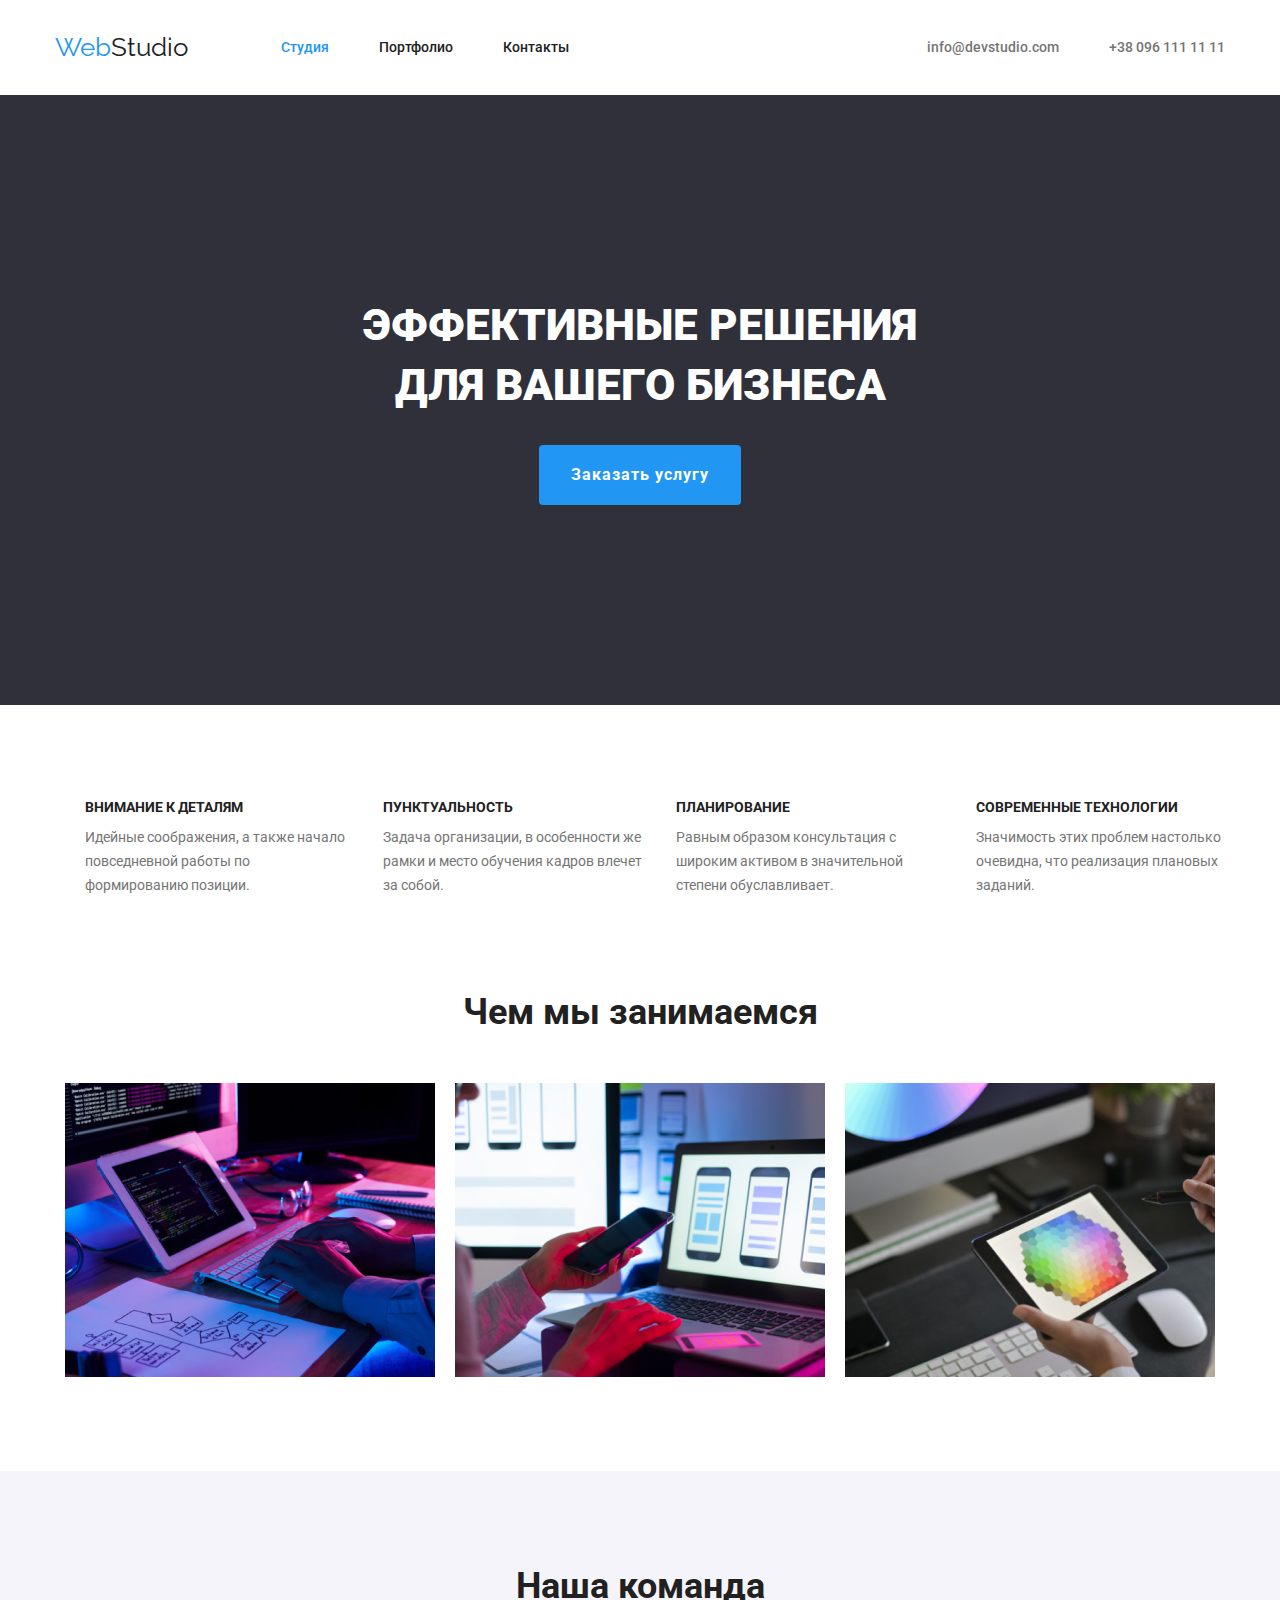
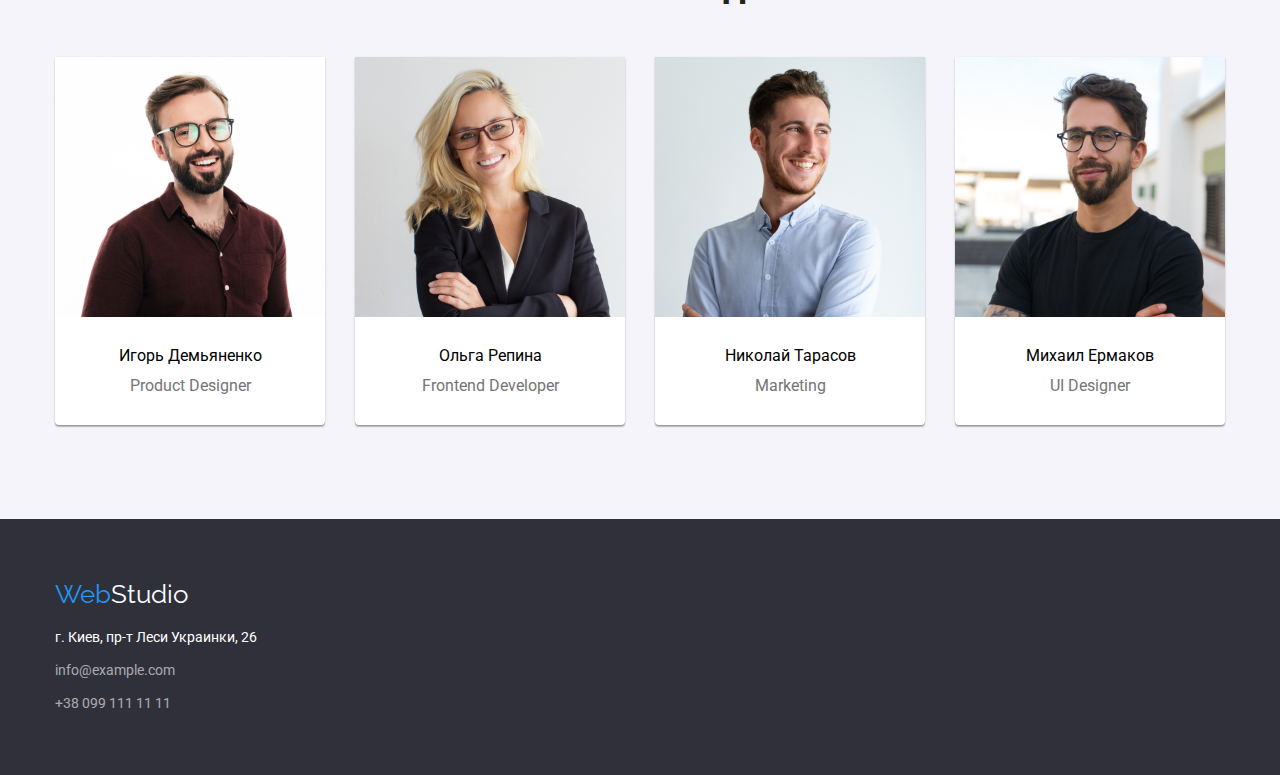
<file: index.html>
<!DOCTYPE html>
<html lang="ru">

<head>
    <meta charset="UTF-8">
    <meta name="viewport" content="width=device-width, initial-scale=1.0">
    <title>WebStudio</title>
    <link rel="stylesheet" href="./css/modern-normalize.css">
    <link rel="preconnect" href="https://fonts.gstatic.com">
    <link
        href="https://fonts.googleapis.com/css2?family=Raleway:wght@700&family=Roboto:wght@400;500;700;900&display=swap"
        rel="stylesheet">
    <link rel="stylesheet" href="./css/style.css">
    <!-- <link rel="stylesheet" href="./css/variables.css"> -->
</head>

<body>
    <header class="page-header">
        <!-- navigation -->
        <div class="container">
        <nav class="header-nav">
            <a href="./index.html" class="logo"><span class="logo-web">Web</span><span
                    class="logo-studio">Studio</span></a>
            <ul class="navigation">
                <li class="nav-item">
                    <a href="./index.html" class="link current">Студия</a>
                </li>
                <li class="nav-item">
                    <a href="./portfolio.html" class="link">Портфолио</a>
                </li>
                <li class="nav-item">
                    <a href="#contacts" class="link">Контакты</a>
                </li>
            </ul>
        <!-- adress -->
        <ul class="header-adress">
            <li class="adress-item">
               <a href="mailto:info@devstudio.com" class="adress">info@devstudio.com</a>
            </li>
            <li class="adress-item">
               <a href="tel:+380961111111" class="adress">+38 096 111 11 11</a>
            </li>
        </ul>
        </nav>
        </div>
    </header>
    <main>
        <!-- hero -->
        <section class="hero">
         <div class="container">
            <h1 class="hero-title">Эффективные решения <br> для вашего бизнеса</h1>
            <button class="hero-btn">Заказать услугу</button> 
         </div>
        </section>
        <!-- feature -->
        <section class="feature">
         <div class="container">
            <ul class="feature-list">
                <li class="feature-item">
                    <h3 class="feature-title">Внимание к деталям</h3>
                    <p class="feature-text">Идейные соображения, а также начало повседневной работы по формированию позиции.</p>
                </li>
                <li class="feature-item">
                    <h3 class="feature-title">Пунктуальность</h3>
                    <p class="feature-text">Задача организации, в особенности же рамки и место обучения кадров влечет за собой.</p>
                </li>
                <li class="feature-item">
                    <h3 class="feature-title">Планирование</h3>
                    <p class="feature-text">Равным образом консультация с широким активом в значительной степени обуславливает.</p>
                </li>
                <li class="feature-item">
                    <h3 class="feature-title">Современные технологии</h3>
                    <p class="feature-text">Значимость этих проблем настолько очевидна, что реализация плановых заданий.
                    </p>
                </li>
            </ul>
         </div>
        </section>
        <!-- visual -->
        <section class="visual">
         <div class="container">
            <h2 class="visual-tittle">Чем мы занимаемся</h2>
            <ul class="visual-list">
                <li class="visual-item">
                    <img class="visual-img" src="./img/img.jpg" alt="img" width="370" height="294">
                </li>
                <li>
                    <img class="visual-img" src="./img/img_1.jpg" alt="img(1)" width="370" height="294">
                </li>
                <li>
                    <img class="visual-img" src="./img/img_2.jpg" alt="img(2)" width="370" height="294">
                </li>
            </ul>
         </div>
        </section>
        <!-- team -->
        <section>
            <div class="team">
            <h2 class="team-tittle">Наша команда</h2>
            <ul class="team-list">
                <li class="team-item">
                    <img src="./img/img_3.jpg" alt="img(3)" width="270" height="260">
                    <div class="team-item-text">
                    <h3 class="team-item-name">Игорь Демьяненко</h3>
                    <p class="team-item-position">Product Designer</p>
                    </div>
                </li>
                <li class="team-item">
                    <img src="./img/img_4.jpg" alt="img(4)" width="270" height="260">
                    <div class="team-item-text">
                    <h3 class="team-item-name">Ольга Репина</h3>
                    <p class="team-item-position">Frontend Developer</p>
                    </div>
                </li>
                <li class="team-item">
                    <img src="./img/img_5.jpg" alt="img(5)" width="270" height="260">
                    <div class="team-item-text">
                    <h3 class="team-item-name">Николай Тарасов</h3>
                    <p class="team-item-position">Marketing</p>
                    </div>
                </li>
                <li class="team-item">
                    <img src="./img/img_6.jpg" alt="img(6)" width="270" height="260">
                    <div class="team-item-text">
                    <h3 class="team-item-name">Михаил Ермаков</h3>
                    <p class="team-item-position">UI Designer</p>
                    </div>
                </li>
            </ul>
            </div>
        </section>
    </main>
    <!-- contacts -->
    <footer class="footer">
        <div class="container">
        <a href="./index.html" class="logo-footer"><span class="logo-web">Web</span><span
                class="logo-studio-footer">Studio</span></a>
        <address class="footer-contacts" id="contacts">
            <a href="#" class="contacts-location">г. Киев, пр-т Леси Украинки, 26</a>
            <a href="mailto:info@example.com" class="contacts">info@example.com</a>
            <a href="tell:+380991111111" class="contacts">+38 099 111 11 11</a>
        </address>
        </div>
    </footer>
</body>

</html>
</file>
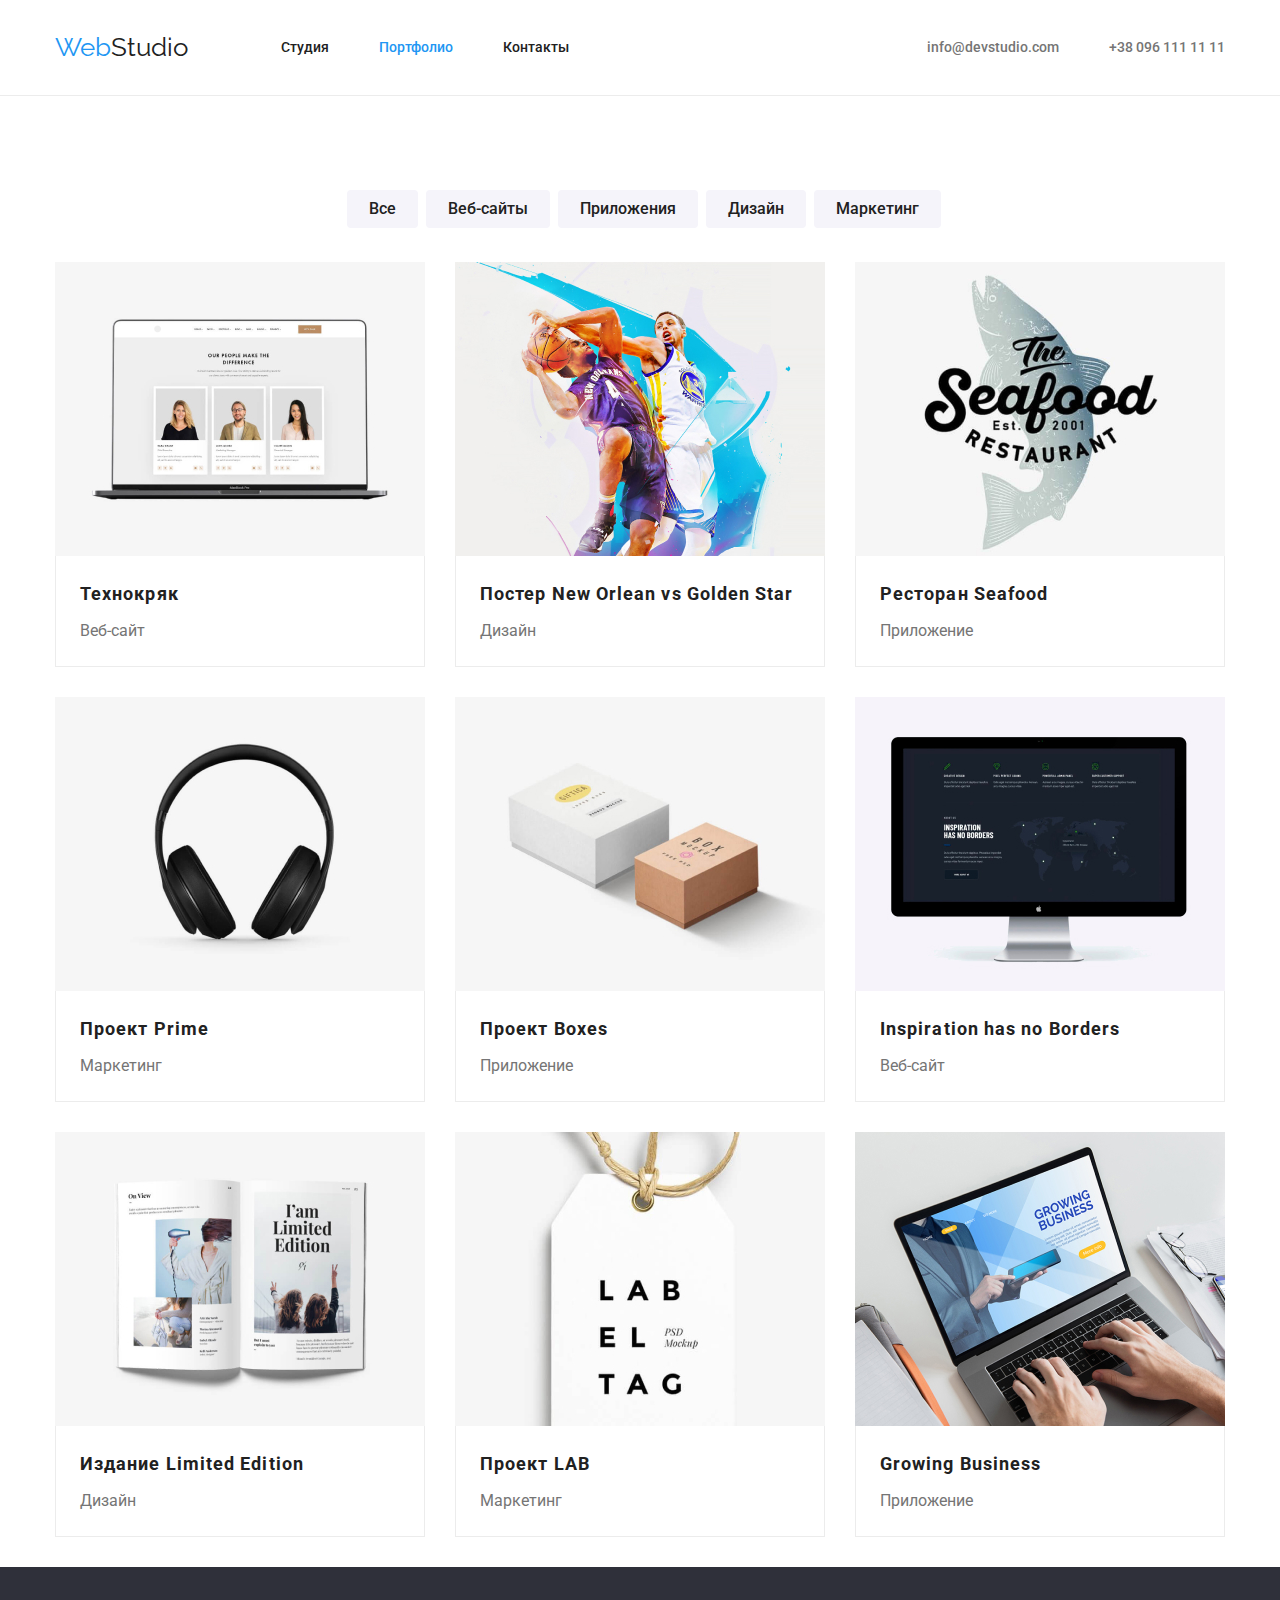
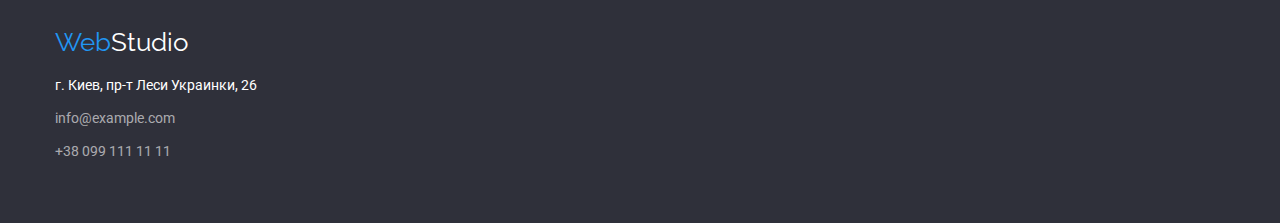
<file: portfolio.html>
<!DOCTYPE html>
<html lang="en">
<head>
    <meta charset="UTF-8">
    <meta name="viewport" content="width=device-width, initial-scale=1.0">
    <title>WebStudio</title>
    <link rel="stylesheet" href="./css/modern-normalize.css">
    <link rel="preconnect" href="https://fonts.gstatic.com">
    <link href="https://fonts.googleapis.com/css2?family=Raleway:wght@700&family=Roboto:wght@400;500;700;900&display=swap"
        rel="stylesheet">
    <link rel="stylesheet" href="./css/style.css">
    <!-- <link rel="stylesheet" href="./css/variables.css"> -->
</head>
<body>
    <header class="page-header-portfolio">
        <!-- navigation -->
        <div class="container">
            <nav class="header-nav">
                <a href="./index.html" class="logo"><span class="logo-web">Web</span><span
                        class="logo-studio">Studio</span></a>
                <ul class="navigation">
                    <li class="nav-item">
                        <a href="./index.html" class="link">Студия</a>
                    </li>
                    <li class="nav-item">
                        <a href="./portfolio.html" class="link current">Портфолио</a>
                    </li>
                    <li class="nav-item">
                        <a href="#contacts" class="link">Контакты</a>
                    </li>
                </ul>
                <!-- adress -->
                <ul class="header-adress">
                    <li class="adress-item">
                        <a href="mailto:info@devstudio.com" class="adress">info@devstudio.com</a>
                    </li>
                    <li class="adress-item">
                        <a href="tel:+380961111111" class="adress">+38 096 111 11 11</a>
                    </li>
                </ul>
            </nav>
        </div>
    </header>
    <main>
        <section class="portfolio">
            <div class="container">
            <h1 class="visual-hidden">portfolio</h1>
            <!-- buttons -->
            <ul class="button-list">
                <li class="button-item">
                  <button class="button">Все</button>
                </li>
                <li class="button-item">
                  <button class="button">Веб-сайты</button>
                </li>
                <li class="button-item">
                  <button class="button">Приложения</button>
                </li>
                <li class="button-item">
                  <button class="button">Дизайн</button>
                </li>
                <li class="button-item">
                  <button class="button">Маркетинг</button>
                </li>
            </ul>
            </div>
            <!-- projects -->
            <ul class="project-list">
                <li class="project-item">
                    <img class="project-img" src="./img/img_7.jpg" alt="img(7)" width="370" height="294">
                    <div class="project-wrapper">
                    <h3 class="projects-title">Технокряк</h3>
                    <p class="projects-text">Веб-сайт</p>
                    </div>
                </li>
                <li class="project-item">
                    <img class="project-img" src="./img/img_8.jpg" alt="img(8)" width="370" height="294">
                    <div class="project-wrapper">
                    <h3 class="projects-title">Постер New Orlean vs Golden Star</h3>
                    <p class="projects-text">Дизайн</p>
                    </div>
                </li>
                <li class="project-item">
                    <img class="project-img" src="./img/img_9.jpg" alt="img(9)" width="370" height="294">
                    <div class="project-wrapper">
                    <h3 class="projects-title">Ресторан Seafood</h3>
                    <p class="projects-text">Приложение</p>
                    </div>
                </li>
                <li class="project-item">
                    <img class="project-img" src="./img/img_10.jpg" alt="img(10)" width="370" height="294">
                    <div class="project-wrapper">
                    <h3 class="projects-title">Проект Prime</h3>
                    <p class="projects-text">Маркетинг</p>
                    </div>
                </li>
                <li class="project-item">
                    <img class="project-img" src="./img/img_11.jpg" alt="img(11)" width="370" height="294">
                    <div class="project-wrapper">
                    <h3 class="projects-title">Проект Boxes</h3>
                    <p class="projects-text">Приложение</p>
                    </div>
                </li>
                <li class="project-item">
                    <img class="project-img" src="./img/img_12.jpg" alt="img(12)" width="370" height="294">
                    <div class="project-wrapper">
                    <h3 class="projects-title">Inspiration has no Borders</h3>
                    <p class="projects-text">Веб-сайт</p>
                    </div>
                </li>
                <li class="project-item">
                    <img class="project-img" src="./img/img_13.jpg" alt="img(13)" width="370" height="294">
                    <div class="project-wrapper">
                    <h3 class="projects-title">Издание Limited Edition</h3>
                    <p class="projects-text">Дизайн</p>
                    </div>
                </li>
                <li class="project-item">
                    <img class="project-img" src="./img/img_14.jpg" alt="img(14)" width="370" height="294">
                    <div class="project-wrapper">
                    <h3 class="projects-title">Проект LAB</h3>
                    <p class="projects-text">Маркетинг</p>
                    </div>
                </li>
                <li class="project-item">
                    <img class="project-img" src="./img/img_15.jpg" alt="img(15)" width="370" height="294">
                    <div class="project-wrapper">
                    <h3 class="projects-title">Growing Business</h3>
                    <p class="projects-text">Приложение</p>
                    </div>
                </li>
            </ul>
        </section>
    </main>
    <!-- contscts -->
    <footer class="footer">
        <div class="container">
            <a href="./index.html" class="logo-footer"><span class="logo-web">Web</span><span
                    class="logo-studio-footer">Studio</span></a>
            <address class="footer-contacts" id="contacts">
                <a href="#" class="contacts-location">г. Киев, пр-т Леси Украинки, 26</a>
                <a href="mailto:info@example.com" class="contacts">info@example.com</a>
                <a href="tel:+380991111111" class="contacts">+38 099 111 11 11</a>
            </address>
        </div>
    </footer>
</body>
</html>
</file>
<file: css/style.css>
ul,
li {
  list-style-type: none;
  padding: 0;
  margin: 0;
}

a {
  text-decoration: none;
  color: inherit;
}

/* Flat H, P parameters */
h1,
h2,
h3,
h4,
h5,
h6,
p {
  font-size: inherit;
  font-weight: 400;
  margin-top: 0;
  margin-bottom: 0;
  margin-block-start: 0;
  margin-block-end: 0;
}

img {
  display: block;
  max-width: 100%;
  height: auto;
}

:root {
  --blue-text: rgba(33, 150, 243, 1);

  --black-text: rgba(33, 33, 33, 1);

  --grey-text: rgba(117, 117, 117, 1);
  --grey-text-op60: rgba(255, 255, 255, 0.6);

  --white-text: rgba(255, 255, 255, 1);

  --back-grey-light: rgba(245, 244, 250, 1);
  --back-blue: rgba(33, 150, 243, 1);
  --back-white: rgba(255, 255, 255, 1);
  --back-team: rgba(245, 244, 250, 1);
  --graphite: rgba(47, 48, 58, 1);

  --border-color: rgba(236, 236, 236, 1);

  --team-mate-box-shadow: 0px 1px 3px rgba(0, 0, 0, 0.12),
    0px 1px 1px rgba(0, 0, 0, 0.14), 0px 2px 1px rgba(0, 0, 0, 0.2);

  --item-set-gap: 30px;
}

body {
  font-family: 'Roboto', sans-serif;
}

.container {
  max-width: 1200px;
  margin: 0 auto;
  padding: 0 15px;
}

.header-nav,
.logo,
.navigation,
.header-adress,
.contacts,
.contacts-location {
  display: flex;
}

.header-nav,
.header-adress {
  justify-content: space-between;
  align-items: center;
}

.header-nav {
  padding: 32px 0 32px 0;
}

.navigation {
  margin-left: 93px;
}

.nav-item:not(:first-child) {
  margin-left: 50px;
}

.logo {
  font-family: 'Raleway', sans-serif;
}

.logo-footer {
  font-family: 'Raleway', sans-serif;
}

.logo-web {
  color: var(--blue-text);
  font-style: normal;
  font-weight: 400;
  font-size: 26px;
  line-height: 31px;
}

.logo-studio {
  color: var(--black-text);
  font-style: normal;
  font-weight: 400;
  font-size: 26px;
  line-height: 31px;
}

.logo-studio-footer {
  color: var(--white-text);
  font-style: normal;
  font-weight: 400;
  font-size: 26px;
  line-height: 31px;
}

.navigation .link.current {
  color: var(--blue-text);
}

.link {
  color: var(--black-text);
  font-style: normal;
  font-weight: 500;
  font-size: 14px;
  line-height: 16px;
}

.link:hover,
.link:focus {
  color: #2196f3;
}

.header-adress {
  margin-left: auto;
}

.adress {
  color: var(--grey-text);
  font-style: normal;
  font-weight: 500;
  font-size: 14px;
  line-height: 16px;
}

.adress:hover,
.adress:focus {
  color: #2196f3;
}

.adress-item:nth-child(2) {
  margin-left: 50px;
}

.hero {
  text-align: center;
  background-color: var(--graphite);
  padding: 200px 0 200px 0;
}

.hero-title {
  color: var(--white-text);
  background: var(--graphite);
  text-align: center;
  text-transform: uppercase;
  font-style: normal;
  font-weight: 900;
  font-size: 44px;
  line-height: 60px;
}

.hero-btn {
  display: inline-block;
  padding: 15px 32px;
  margin: 30px 0 0;

  border: none;
  color: var(--white-text);
  background: var(--back-blue);
  text-align: center;
  letter-spacing: 0.06em;
  align-items: center;
  font-style: normal;
  font-weight: 700;
  font-size: 16px;
  line-height: 30px;

  box-shadow: 0px 4px 4px var(--btn-boxshadow-color);
  border-radius: 4px;
}

.feature {
  padding: 94px 0;
}

.feature-list {
  display: flex;
  padding-left: 30px;
}

.feature-item {
  max-width: 270px;
}

.feature-item:not(:first-child) {
  margin-left: 30px;
}

.feature-title {
  color: var(--black-text);
  font-style: normal;
  font-weight: 700;
  font-size: 14px;
  line-height: 16px;
  text-transform: uppercase;

  text-align: left;
}

.feature-text {
  color: var(--grey-text);
  font-style: normal;
  font-weight: normal;
  font-size: 14px;
  line-height: 24px;

  margin-top: 10px;
}

.visual {
  padding-bottom: 94px;
}

.visual-tittle {
  color: var(--black-text);
  text-align: center;
  font-weight: 700;
  font-size: 36px;
  line-height: 42px;
}

.visual-list {
  display: flex;
  flex-wrap: wrap;
  margin-top: 50px;
  margin-left: calc(-1 * var(--item-set-gap));
  justify-content: space-around;
}

.visual-item {
  flex-basis: calc(100% / 3 - var(--item-set-gap));
  margin-left: var(--item-set-gap);
}

.team {
  background-color: var(--back-team);

  padding: 94px 0;
}

.team-tittle {
  color: var(--black-text);
  font-style: normal;
  font-weight: 700;
  font-size: 36px;
  line-height: 42px;

  text-align: center;
}

.team-list {
  margin-top: 50px;
  display: flex;
  flex-wrap: wrap;
  margin-left: calc(-1 * var(--item-set-gap));

  justify-content: center;
}

.team-item {
  flex-basis: calc(100% / 4 - var(--item-set-gap));
  margin-left: var(--item-set-gap);
  max-width: 270px;

  text-align: center;
  font-size: 16px;
  line-height: 1.18;

  background-color: var(--back-white);

  box-shadow: var(--team-mate-box-shadow);
  border-radius: 0px 0px 4px 4px;
}

.team-item-text {
  padding: 30px;
}

.teamteam-item-name {
  color: var(--black-text);
  font-style: normal;
  font-weight: 500;
  font-size: 16px;
  line-height: 19px;
}

.team-item-position {
  color: var(--grey-text);
  font-style: normal;
  font-weight: 400;
  font-size: 16px;
  line-height: 19px;
  margin-top: 10px;
}

.footer {
  background: var(--graphite);
  padding: 60px 0;
}

.footer-contacts {
  display: flex;
  flex-direction: column;
  margin-top: 15px;
}

.contacts-location {
  color: var(--white-text);
  font-style: normal;
  font-weight: 400;
  font-size: 14px;
  line-height: 24px;
}

.contacts {
  color: var(--grey-text-op60);
  font-style: normal;
  font-weight: 400;
  font-size: 14px;
  line-height: 24px;

  margin-top: 9px;
}

/* Portfolio */
.page-header-portfolio {
  border-bottom: 1px solid var(--border-color);
}

.visual-hidden {
  position: absolute;
  width: 1px;
  height: 1px;
  margin: -1px;
  border: 0;
  padding: 0;
  white-space: nowrap;
  clip-path: inset(100%);
  clip: rect(0 0 0 0);
  overflow: hidden;
}

.button-list {
  display: flex;
  justify-content: center;
  text-align: center;
  padding-top: 94px;
}

.button {
  color: var(--black-text);
  background: var(--back-grey-light);
  font-style: normal;
  text-align: center;
  font-weight: 500;
  font-size: 16px;
  line-height: 26px;

  margin-left: 8px;
  padding: 6px 22px;
  border: none;
  cursor: pointer;
  display: inline-block;

  border-radius: 4px;
}

.button:active,
.button:hover,
.button:focus {
  color: white;
  background-color: #2196f3;

  box-shadow: 0px 3px 1px rgba(0, 0, 0, 0.1), 0px 1px 2px rgba(0, 0, 0, 0.08),
    0px 2px 2px rgba(0, 0, 0, 0.12);
  border-radius: 4px;

  outline: none;
}

.project-list {
  display: flex;
  flex-wrap: wrap;
  margin-top: 34px;
  margin-left: calc(-1 * var(--item-set-gap));

  justify-content: center;
  text-align: center;
}

.project-item {
  margin-bottom: 30px;
  max-width: 370px;
  flex-basis: calc(100% / 3 - var(--item-set-gap));
  margin-left: var(--item-set-gap);

  text-align: left;
}

.project-item .last-item {
  margin-bottom: 0;
}

.project-wrapper {
  padding: 20px 24px;
  border: 1px solid var(--border-color);
  border-top: none;
}

.projects-title {
  color: var(--black-text);
  font-style: normal;
  font-weight: 700;
  font-size: 18px;
  line-height: 36px;

  letter-spacing: 0.06em;
}

.projects-text {
  color: var(--grey-text);
  font-style: normal;
  font-weight: 400;
  font-size: 16px;
  line-height: 30px;

  margin-top: 4px;
}
</file>
<file: css/variables.css>
:root {
  --blue-text: rgba(33, 150, 243, 1);

  --black-text: rgba(33, 33, 33, 1);

  --grey-text: rgba(117, 117, 117, 1);
  --grey-text-op60: rgba(255, 255, 255, 0.6);

  --graphite: rgba(47, 48, 58, 1);

  --white-text: rgba(255, 255, 255, 1);

  --back-white: #e5e5e5;
  --back-grey-light: rgba(245, 244, 250, 1);
}
</file>
